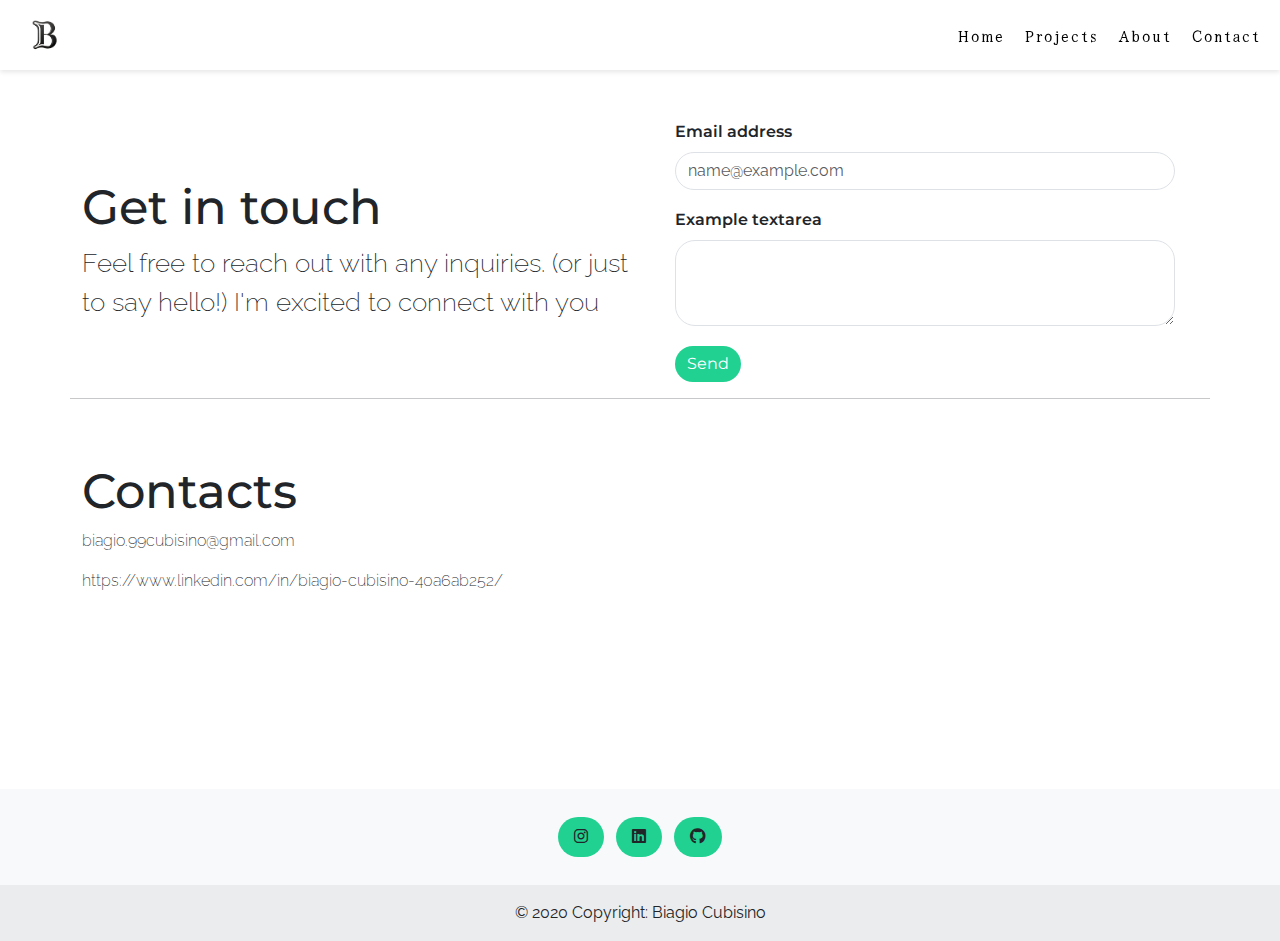
<file: contact.html>
<!DOCTYPE html>
<html lang="en">
<head>
    <meta charset="UTF-8">
    <meta name="viewport" content="width=device-width, initial-scale=1.0">
    <title>My-WebSite</title>
    <link rel="icon" href="assets/img/Logo.png" type="image/png">
    <script src="https://cdn.jsdelivr.net/npm/@popperjs/core@2.11.8/dist/umd/popper.min.js" integrity="sha384-I7E8VVD/ismYTF4hNIPjVp/Zjvgyol6VFvRkX/vR+Vc4jQkC+hVqc2pM8ODewa9r" crossorigin="anonymous"></script>
    <script src="https://cdn.jsdelivr.net/npm/bootstrap@5.3.3/dist/js/bootstrap.min.js" integrity="sha384-0pUGZvbkm6XF6gxjEnlmuGrJXVbNuzT9qBBavbLwCsOGabYfZo0T0to5eqruptLy" crossorigin="anonymous"></script>
    <link href="https://cdn.jsdelivr.net/npm/bootstrap@5.3.3/dist/css/bootstrap.min.css" rel="stylesheet" integrity="sha384-QWTKZyjpPEjISv5WaRU9OFeRpok6YctnYmDr5pNlyT2bRjXh0JMhjY6hW+ALEwIH" crossorigin="anonymous">
    <link rel="stylesheet" href="assets/scss/contact.css">
    <link rel="stylesheet" href="assets/scss/style.css">
    <link rel="preconnect" href="https://fonts.googleapis.com">
    <link rel="preconnect" href="https://fonts.gstatic.com" crossorigin>
    <link href="https://fonts.googleapis.com/css2?family=Syne+Mono&display=swap" rel="stylesheet">
    <link href="https://fonts.googleapis.com/css2?family=Syne+Mono&family=Yuji+Syuku&display=swap" rel="stylesheet">
    <link href="https://fonts.googleapis.com/css2?family=Space+Mono:ital,wght@0,400;0,700;1,400;1,700&family=Syne+Mono&family=Yuji+Syuku&display=swap" rel="stylesheet">
    <link href="https://fonts.googleapis.com/css2?family=Raleway:ital,wght@0,100..900;1,100..900&family=Space+Mono:ital,wght@0,400;0,700;1,400;1,700&family=Syne+Mono&family=Yuji+Syuku&display=swap" rel="stylesheet">
    <link href="https://fonts.googleapis.com/css2?family=Montserrat:ital,wght@0,100..900;1,100..900&family=Raleway:ital,wght@0,100..900;1,100..900&family=Space+Mono:ital,wght@0,400;0,700;1,400;1,700&family=Syne+Mono&family=Yuji+Syuku&display=swap" rel="stylesheet">
    <link href="https://fonts.googleapis.com/css2?family=Montserrat:ital,wght@0,100..900;1,100..900&family=Playfair+Display+SC:ital,wght@0,400;0,700;0,900;1,400;1,700;1,900&family=Raleway:ital,wght@0,100..900;1,100..900&family=Space+Mono:ital,wght@0,400;0,700;1,400;1,700&family=Syne+Mono&family=Yuji+Syuku&display=swap" rel="stylesheet">
    <link rel="stylesheet" href="https://cdnjs.cloudflare.com/ajax/libs/font-awesome/6.0.0-beta3/css/all.min.css">

</head>



<body>
    <header>
      <a href="index.html#Home"><img src="assets/img/Logo.png" alt="Sito Logo"></a>
        <nav>
            <a href="index.html">Home</a>
            <a href="projects.html">Projects</a>
            <a href="index.html#about">About</a>
            <a href="contact.html">Contact</a>
        </nav>
    </header>
    <div class="container mt-5">
        <div class="row">
          <!-- Colonna a sinistra per il testo -->
          <div class="col-12 col-md-6 d-flex align-items-center">
            <div>
              <h3>Get in touch</h3>
              <p>

                Feel free to reach out with any inquiries. (or just to say hello!)
                I'm excited to connect with you
                </p>
            </div>
          </div>
          
          <!-- Colonna a destra per il form -->
          <div class="col-12 col-md-6 d-flex justify-content-end">
            <form class="w-100 d-flex flex-column align-items-center">
              <!-- Email input -->
              <div class="mb-3 w-100" style="max-width: 500px;">
                <label for="exampleFormControlInput1" class="form-label">Email address</label>
                <input type="email" class="form-control" id="exampleFormControlInput1" placeholder="name@example.com">
              </div>
              
              <!-- Textarea input -->
              <div class="mb-3 w-100" style="max-width: 500px;">
                <label for="exampleFormControlTextarea1" class="form-label">Example textarea</label>
                <textarea class="form-control" id="exampleFormControlTextarea1" rows="3"></textarea>
                <button type="submit" class="btn btn-primary">Send</button>
              </div>
            </form>
           
          </div>
          <hr>


         

      </div>
      

    </div>


    <div class="container mt-5">
        <div class="row">
          <!-- Colonna a sinistra per il testo -->
          <div class="col-12 col-md-6 d-flex align-items-center">
            <div>
              <h3>Contacts</h3>
              <p style="font-size: 1rem;">
                biagio.99cubisino@gmail.com
                </p>
                <p style="font-size: 1rem;">
                    https://www.linkedin.com/in/biagio-cubisino-40a6ab252/
                    </p>
            </div>
          </div>
          
        </div>

    </div>



    <footer class="text-center bg-body-tertiary">
        <!-- Grid container -->
        <div class="container pt-4">
          <!-- Section: Social media -->
          <section class="mb-4">
    
      
            <!-- Instagram -->
            <a
            
              data-mdb-ripple-init
              class="btn btn-link btn-floating btn-lg text-body m-1"
              href="https://www.instagram.com/biagio_cubisino/"
              role="button"
              data-mdb-ripple-color="dark"
              ><i class="fab fa-instagram"></i
            ></a>
      
            <!-- Linkedin -->
            <a
              data-mdb-ripple-init
              class="btn btn-link btn-floating btn-lg text-body m-1"
              href="https://www.linkedin.com/in/biagio-cubisino-40a6ab252/"
              role="button"
              data-mdb-ripple-color="dark"
              ><i class="fab fa-linkedin"></i
            ></a>
            <!-- Github -->
            <a
              data-mdb-ripple-init
              class="btn btn-link btn-floating btn-lg text-body m-1"
              href="https://github.com/Biagem01"
              role="button"
              data-mdb-ripple-color="dark"
              ><i class="fab fa-github"></i
            ></a>
          </section>
          <!-- Section: Social media -->
        </div>
        <!-- Grid container -->
      
        <!-- Copyright -->
        <div class="text-center p-3" style="background-color: rgba(0, 0, 0, 0.05);">
          © 2020 Copyright:
          <a class="text-body" href="https://mdbootstrap.com/">Biagio Cubisino</a>
        </div>
        <!-- Copyright -->
      </footer>
      




   
      


</body>
</file>
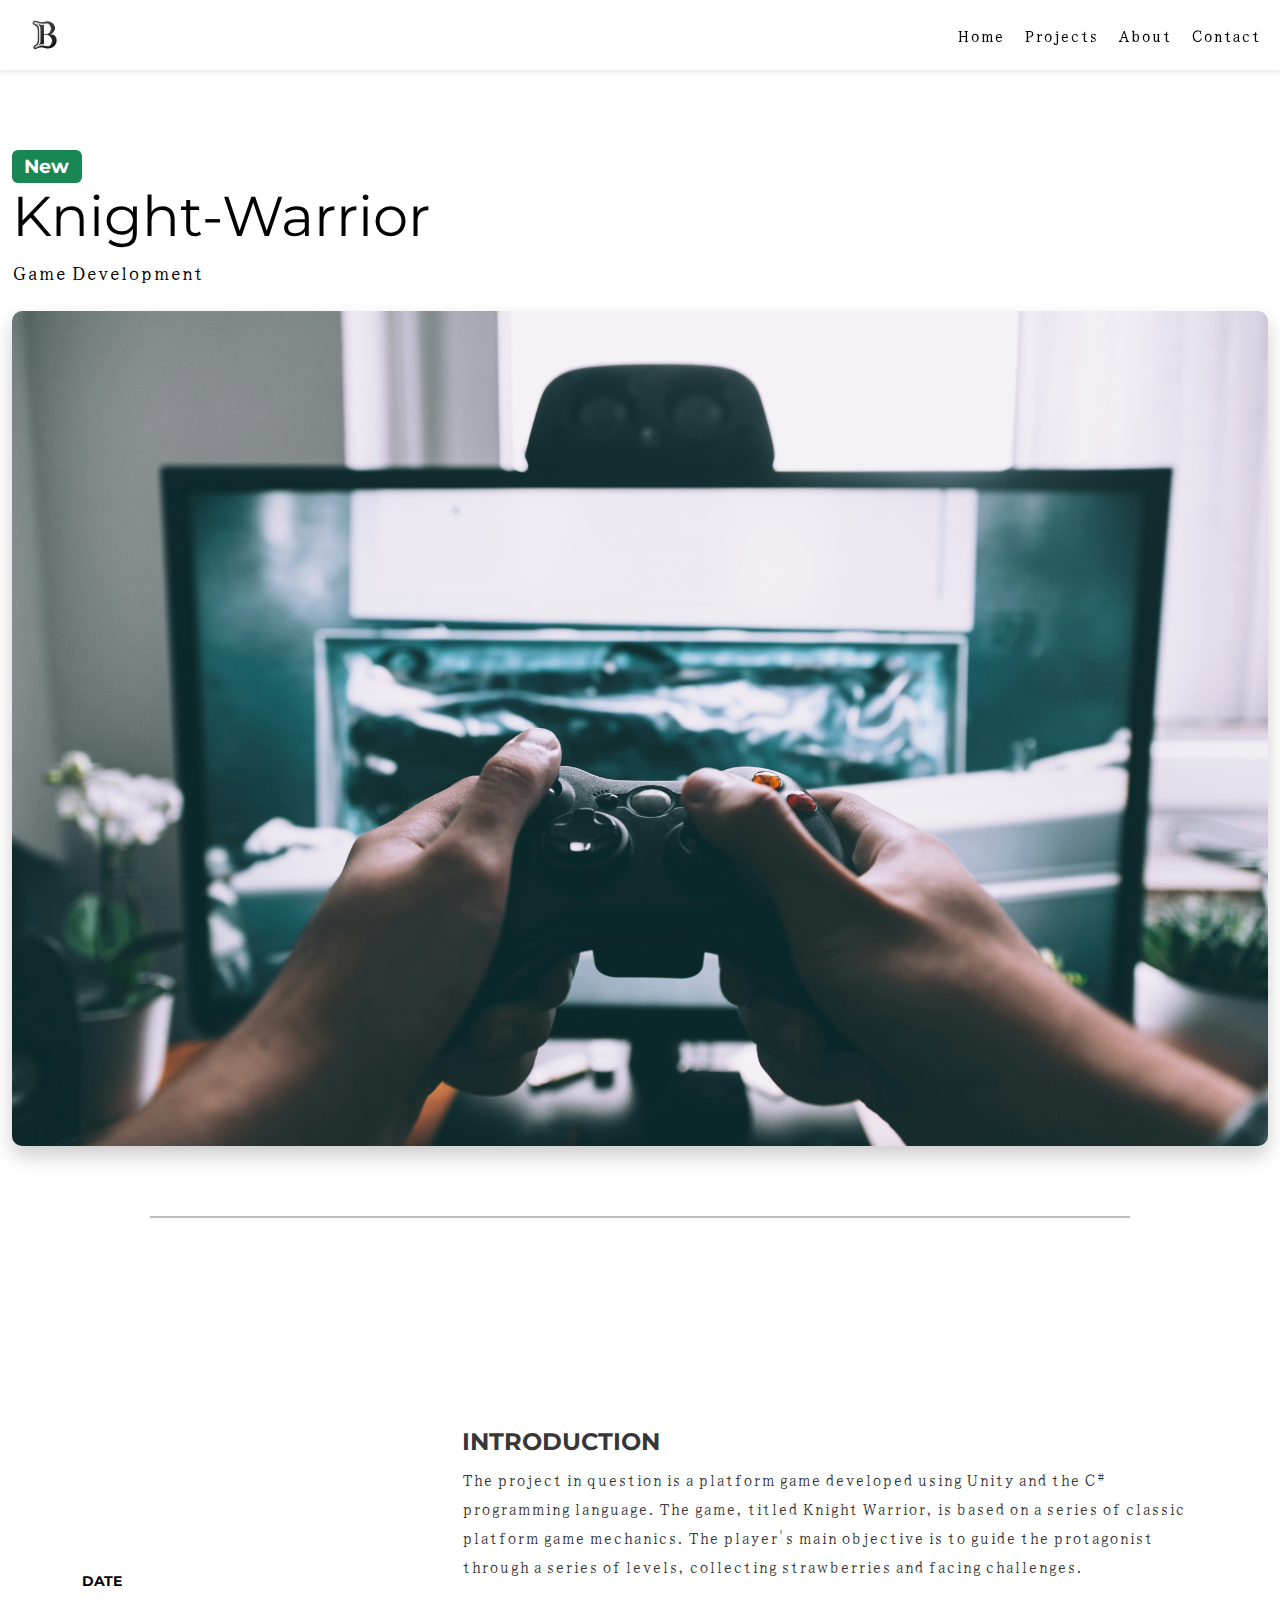
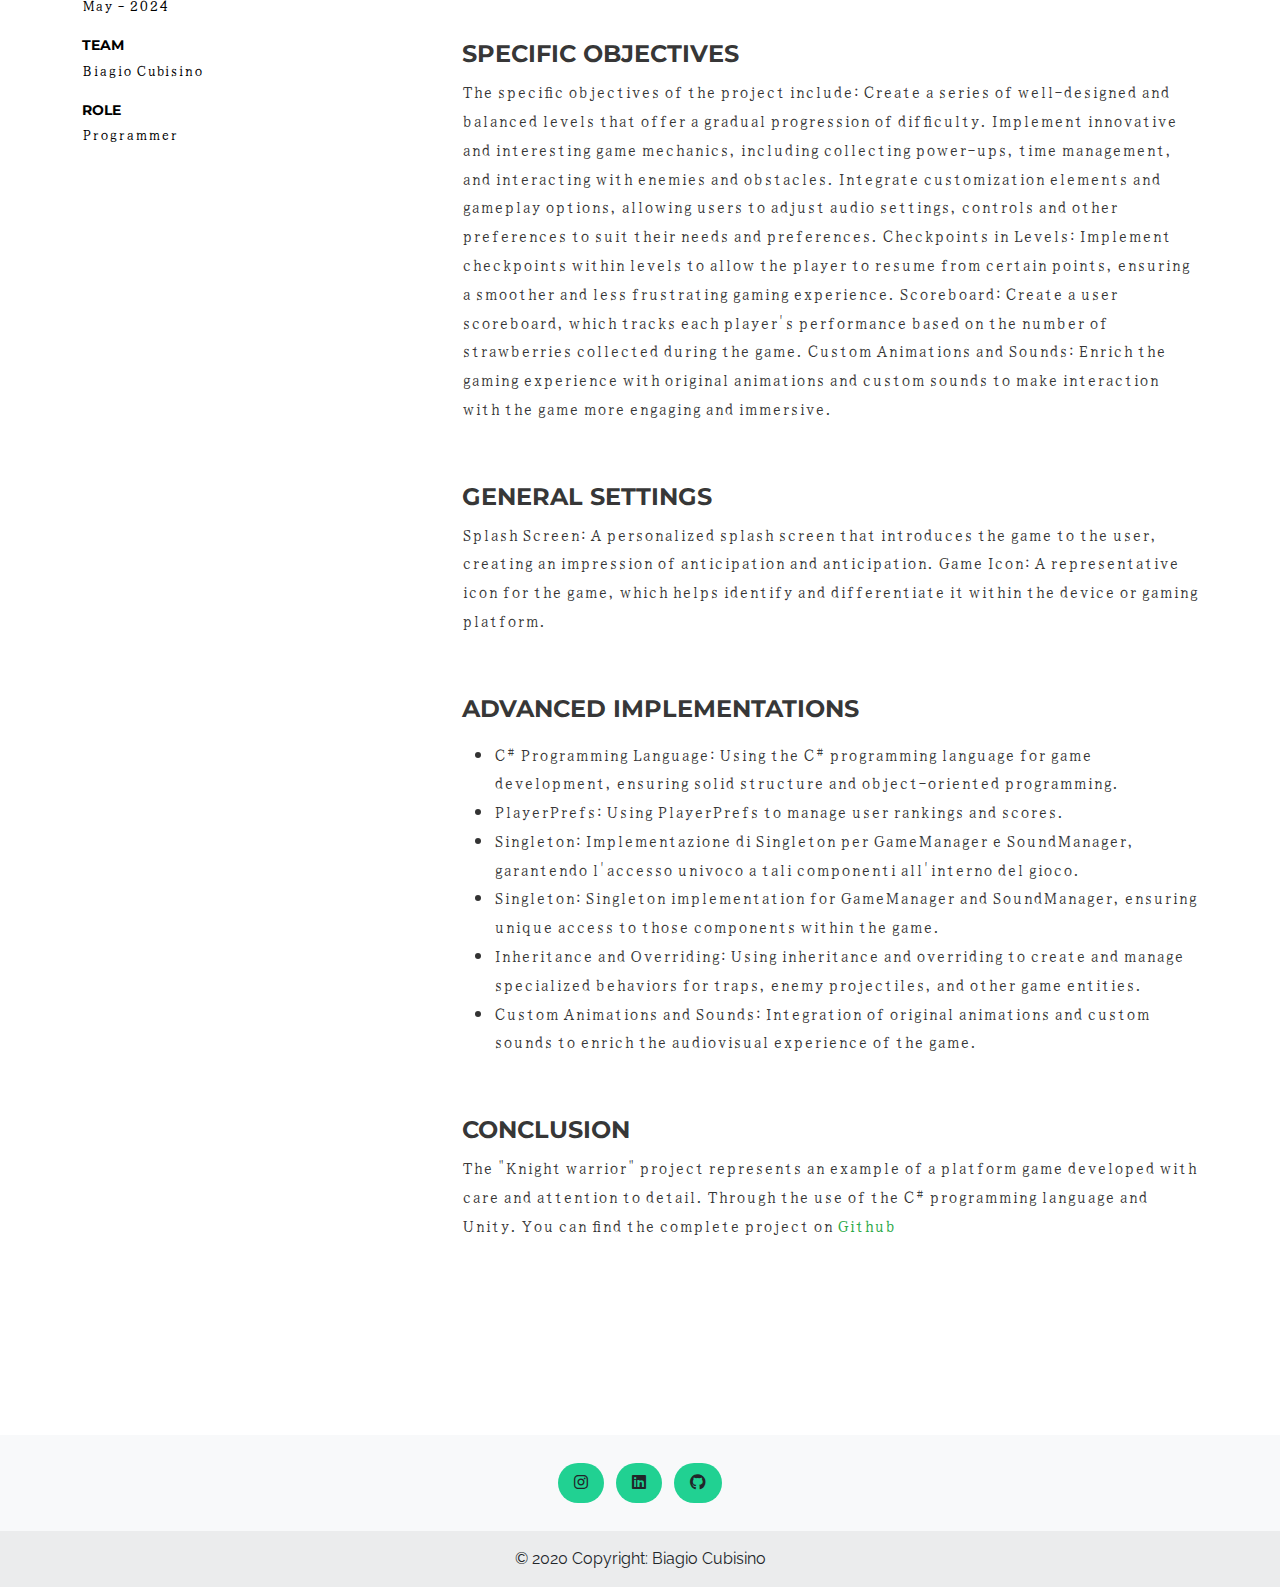
<file: project-1.html>
<!DOCTYPE html>
<html lang="en">
<head>
    <meta charset="UTF-8">
    <meta name="viewport" content="width=device-width, initial-scale=1.0">
    <title>My-WebSite</title>
    <link rel="icon" href="assets/img/Logo.png" type="image/png">
    <script src="https://cdn.jsdelivr.net/npm/@popperjs/core@2.11.8/dist/umd/popper.min.js" integrity="sha384-I7E8VVD/ismYTF4hNIPjVp/Zjvgyol6VFvRkX/vR+Vc4jQkC+hVqc2pM8ODewa9r" crossorigin="anonymous"></script>
    <script src="https://cdn.jsdelivr.net/npm/bootstrap@5.3.3/dist/js/bootstrap.min.js" integrity="sha384-0pUGZvbkm6XF6gxjEnlmuGrJXVbNuzT9qBBavbLwCsOGabYfZo0T0to5eqruptLy" crossorigin="anonymous"></script>
    <link href="https://cdn.jsdelivr.net/npm/bootstrap@5.3.3/dist/css/bootstrap.min.css" rel="stylesheet" integrity="sha384-QWTKZyjpPEjISv5WaRU9OFeRpok6YctnYmDr5pNlyT2bRjXh0JMhjY6hW+ALEwIH" crossorigin="anonymous">
    <link rel="stylesheet" href="assets/scss/project-1.css">
    <link rel="preconnect" href="https://fonts.googleapis.com">
    <link rel="preconnect" href="https://fonts.gstatic.com" crossorigin>
    <link href="https://fonts.googleapis.com/css2?family=Syne+Mono&display=swap" rel="stylesheet">
    <link href="https://fonts.googleapis.com/css2?family=Syne+Mono&family=Yuji+Syuku&display=swap" rel="stylesheet">
    <link href="https://fonts.googleapis.com/css2?family=Space+Mono:ital,wght@0,400;0,700;1,400;1,700&family=Syne+Mono&family=Yuji+Syuku&display=swap" rel="stylesheet">
    <link href="https://fonts.googleapis.com/css2?family=Raleway:ital,wght@0,100..900;1,100..900&family=Space+Mono:ital,wght@0,400;0,700;1,400;1,700&family=Syne+Mono&family=Yuji+Syuku&display=swap" rel="stylesheet">
    <link href="https://fonts.googleapis.com/css2?family=Montserrat:ital,wght@0,100..900;1,100..900&family=Raleway:ital,wght@0,100..900;1,100..900&family=Space+Mono:ital,wght@0,400;0,700;1,400;1,700&family=Syne+Mono&family=Yuji+Syuku&display=swap" rel="stylesheet">
    <link href="https://fonts.googleapis.com/css2?family=Montserrat:ital,wght@0,100..900;1,100..900&family=Playfair+Display+SC:ital,wght@0,400;0,700;0,900;1,400;1,700;1,900&family=Raleway:ital,wght@0,100..900;1,100..900&family=Space+Mono:ital,wght@0,400;0,700;1,400;1,700&family=Syne+Mono&family=Yuji+Syuku&display=swap" rel="stylesheet">
    <link rel="stylesheet" href="https://cdnjs.cloudflare.com/ajax/libs/font-awesome/6.0.0-beta3/css/all.min.css">

</head>



<body>


    <header>
        <a href="index.html#Home"><img src="assets/img/Logo.png" alt="Sito Logo"></a>
        <nav>
            <a href="index.html">Home</a>
            <a href="projects.html">Projects</a>
            <a href="index.html#about">About</a>
            <a href="contact.html">Contact</a>
        </nav>
    </header>

    <section class="project-intro text-left">
        <div class="container-fluid">
            <span class="badge bg-success status">New</span>
            <h1 class="project-title">Knight-Warrior</h1>
            <p class="project-subtitle">Game Development</p>
            <div class="image-container mt-4">
                <img src="assets/img/game-image.jpg" alt="Phone with Pixel Satellite SOS" class="img-fluid">
            </div>
        </div>
        <hr class="custom-hr">
     </section>


     <section class="project-details ">
        <div class="container">
            <div class="row">
                <!-- Dettagli a sinistra -->
                <div class="col-md-4 details">
                    <p><strong>DATE</strong><br> May - 2024</p>
                    <p><strong>TEAM</strong><br> Biagio Cubisino</p>
                    <p><strong>ROLE</strong><br> Programmer</p>
                </div>
    
                <!-- Descrizione a destra -->
                <div class="col-md-8 description">
                         <h2>INTRODUCTION</h2>
                    <p>
                        The project in question is a platform game developed using Unity and the C# programming language. 
                        The game, titled Knight Warrior, is based on a series of classic platform game mechanics. 
                        The player's main objective is to guide the protagonist through a series of levels, collecting strawberries and facing challenges.
                    </p>
                    <h2>SPECIFIC OBJECTIVES</h2>
                    <p>
                        The specific objectives of the project include:

                        Create a series of well-designed and balanced levels that offer a gradual progression of difficulty.
                        Implement innovative and interesting game mechanics, including collecting power-ups, time management, and interacting with enemies and obstacles.
                        Integrate customization elements and gameplay options, allowing users to adjust audio settings, controls and other preferences to suit their needs and preferences.
                        Checkpoints in Levels: Implement checkpoints within levels to allow the player to resume from certain points, ensuring a smoother and less frustrating gaming experience.
                        Scoreboard: Create a user scoreboard, which tracks each player's performance based on the number of strawberries collected during the game.
                        Custom Animations and Sounds: Enrich the gaming experience with original animations and custom sounds to make interaction with the game more engaging and immersive.
                        
                    </p>

                     <h2>GENERAL SETTINGS</h2>

                    <p>
              
                        Splash Screen: A personalized splash screen that introduces the game to the user, creating an impression of anticipation and anticipation.
                        Game Icon: A representative icon for the game, which helps identify and differentiate it within the device or gaming platform.

                    </p>

                    <h2>ADVANCED IMPLEMENTATIONS</h2>

                    <p>
                        
                        <ul>
                            <li>C# Programming Language: Using the C# programming language for game development, ensuring solid structure and object-oriented programming.</li>
                            <li>  PlayerPrefs: Using PlayerPrefs to manage user rankings and scores.</li>
                            <li>Singleton: Implementazione di Singleton per GameManager e SoundManager, garantendo l'accesso univoco a tali componenti all'interno del gioco.</li>
                            <li>Singleton: Singleton implementation for GameManager and SoundManager, ensuring unique access to those components within the game.</li>
                            <li>Inheritance and Overriding: Using inheritance and overriding to create and manage specialized behaviors for traps, enemy projectiles, and other game entities.</li>
                            <li>Custom Animations and Sounds: Integration of original animations and custom sounds to enrich the audiovisual experience of the game.</li>
                          </ul>
                          
                    
                    
                    </p>
                    <h2>CONCLUSION</h2>
                    <p>
                        
                            The "Knight warrior" project represents an example of a platform game developed with care and attention to detail. Through the use of the C# programming language and Unity.

                            You can find the complete project on <a href="https://github.com/Biagem01/Knight-warrior">Github</a>
                    </p>
                </div>
            </div>
            
        </div>
    </section>
    


    <footer class="text-center bg-body-tertiary">
        <!-- Grid container -->
        <div class="container pt-4">
          <!-- Section: Social media -->
          <section class="mb-4">
    
      
            <!-- Instagram -->
            <a
            
              data-mdb-ripple-init
              class="btn btn-link btn-floating btn-lg text-body m-1"
              href="https://www.instagram.com/biagio_cubisino/"
              role="button"
              data-mdb-ripple-color="dark"
              ><i class="fab fa-instagram"></i
            ></a>
      
            <!-- Linkedin -->
            <a
              data-mdb-ripple-init
              class="btn btn-link btn-floating btn-lg text-body m-1"
              href="https://www.linkedin.com/in/biagio-cubisino-40a6ab252/"
              role="button"
              data-mdb-ripple-color="dark"
              ><i class="fab fa-linkedin"></i
            ></a>
            <!-- Github -->
            <a
              data-mdb-ripple-init
              class="btn btn-link btn-floating btn-lg text-body m-1"
              href="https://github.com/Biagem01"
              role="button"
              data-mdb-ripple-color="dark"
              ><i class="fab fa-github"></i
            ></a>
          </section>
          <!-- Section: Social media -->
        </div>
        <!-- Grid container -->
      
        <!-- Copyright -->
        <div class="text-center p-3" style="background-color: rgba(0, 0, 0, 0.05);">
          © 2020 Copyright:
          <a class="text-body" href="https://mdbootstrap.com/">Biagio Cubisino</a>
        </div>
        <!-- Copyright -->
      </footer>

    

    
    


    
    



</body>
</file>
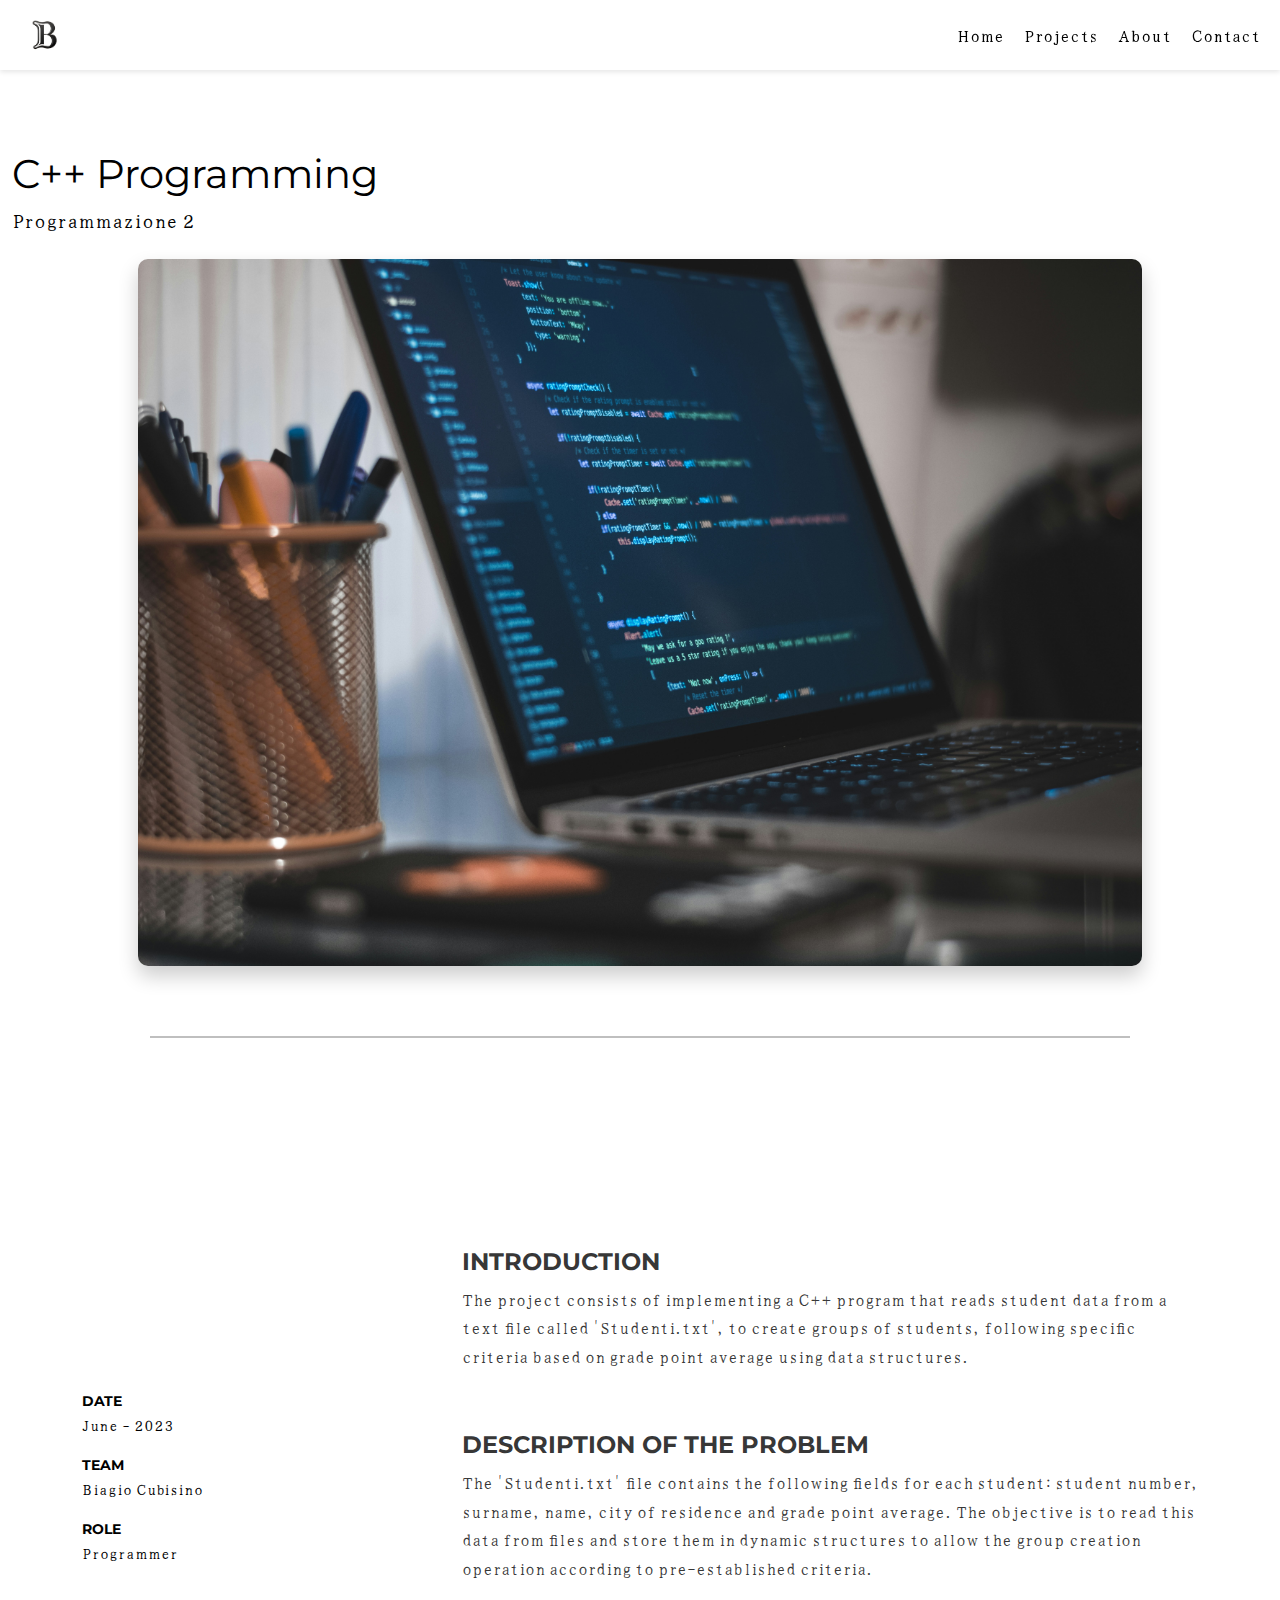
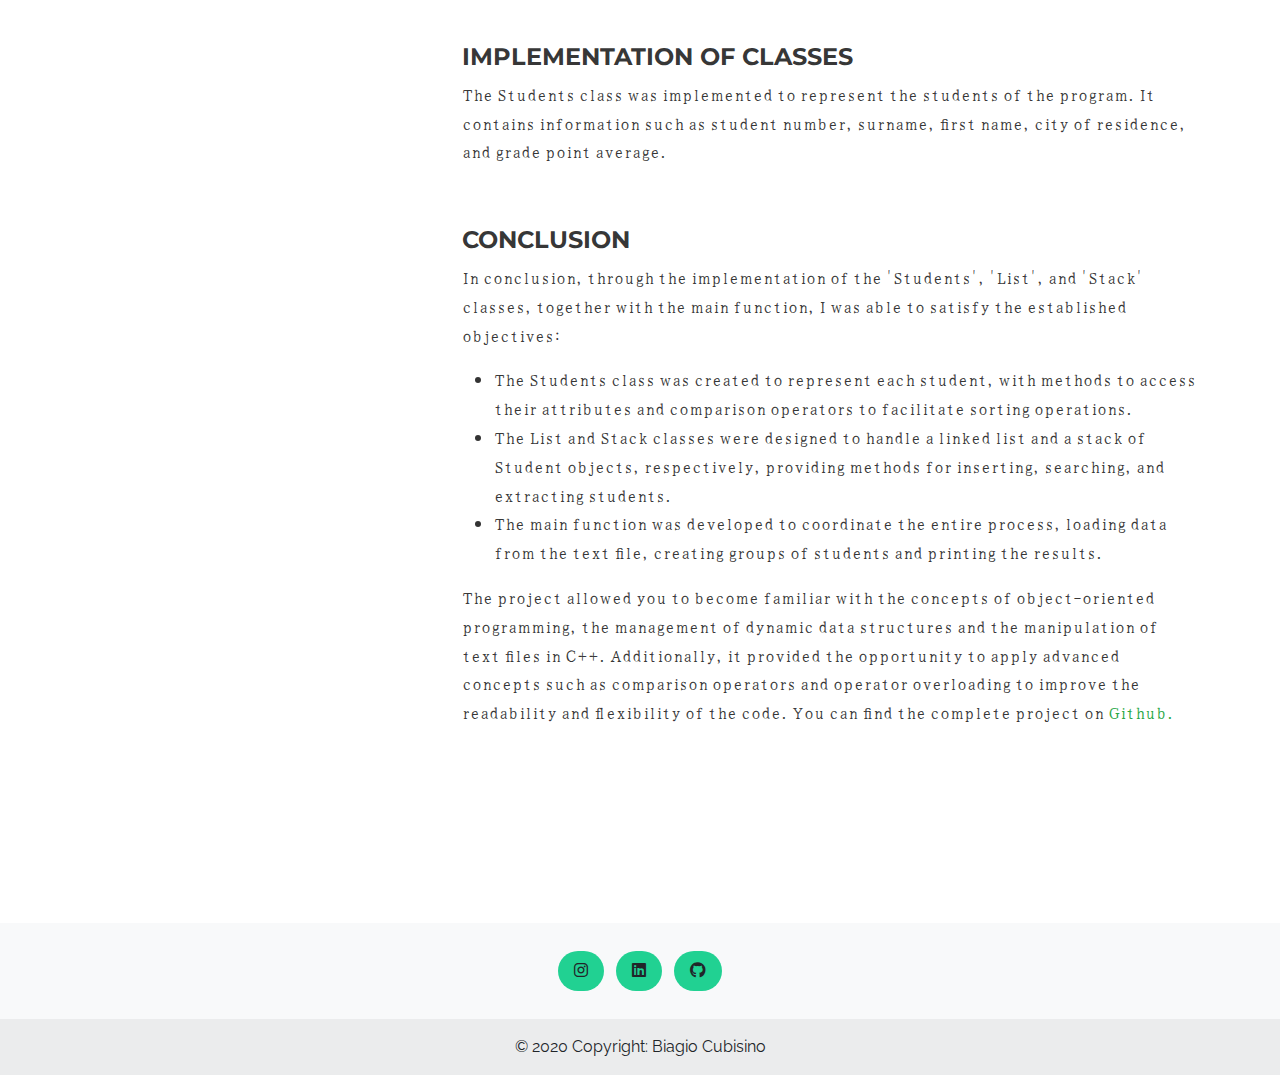
<file: project-3.html>
<!DOCTYPE html>
<html lang="en">
<head>
    <meta charset="UTF-8">
    <meta name="viewport" content="width=device-width, initial-scale=1.0">
    <title>My-WebSite</title>
    <link rel="icon" href="assets/img/Logo.png" type="image/png">
    <script src="https://cdn.jsdelivr.net/npm/@popperjs/core@2.11.8/dist/umd/popper.min.js" integrity="sha384-I7E8VVD/ismYTF4hNIPjVp/Zjvgyol6VFvRkX/vR+Vc4jQkC+hVqc2pM8ODewa9r" crossorigin="anonymous"></script>
    <script src="https://cdn.jsdelivr.net/npm/bootstrap@5.3.3/dist/js/bootstrap.min.js" integrity="sha384-0pUGZvbkm6XF6gxjEnlmuGrJXVbNuzT9qBBavbLwCsOGabYfZo0T0to5eqruptLy" crossorigin="anonymous"></script>
    <link href="https://cdn.jsdelivr.net/npm/bootstrap@5.3.3/dist/css/bootstrap.min.css" rel="stylesheet" integrity="sha384-QWTKZyjpPEjISv5WaRU9OFeRpok6YctnYmDr5pNlyT2bRjXh0JMhjY6hW+ALEwIH" crossorigin="anonymous">
    <link rel="stylesheet" href="assets/scss/project-3.css">
    <link rel="preconnect" href="https://fonts.googleapis.com">
    <link rel="preconnect" href="https://fonts.gstatic.com" crossorigin>
    <link href="https://fonts.googleapis.com/css2?family=Syne+Mono&display=swap" rel="stylesheet">
    <link href="https://fonts.googleapis.com/css2?family=Syne+Mono&family=Yuji+Syuku&display=swap" rel="stylesheet">
    <link href="https://fonts.googleapis.com/css2?family=Space+Mono:ital,wght@0,400;0,700;1,400;1,700&family=Syne+Mono&family=Yuji+Syuku&display=swap" rel="stylesheet">
    <link href="https://fonts.googleapis.com/css2?family=Raleway:ital,wght@0,100..900;1,100..900&family=Space+Mono:ital,wght@0,400;0,700;1,400;1,700&family=Syne+Mono&family=Yuji+Syuku&display=swap" rel="stylesheet">
    <link href="https://fonts.googleapis.com/css2?family=Montserrat:ital,wght@0,100..900;1,100..900&family=Raleway:ital,wght@0,100..900;1,100..900&family=Space+Mono:ital,wght@0,400;0,700;1,400;1,700&family=Syne+Mono&family=Yuji+Syuku&display=swap" rel="stylesheet">
    <link href="https://fonts.googleapis.com/css2?family=Montserrat:ital,wght@0,100..900;1,100..900&family=Playfair+Display+SC:ital,wght@0,400;0,700;0,900;1,400;1,700;1,900&family=Raleway:ital,wght@0,100..900;1,100..900&family=Space+Mono:ital,wght@0,400;0,700;1,400;1,700&family=Syne+Mono&family=Yuji+Syuku&display=swap" rel="stylesheet">
    <link rel="stylesheet" href="https://cdnjs.cloudflare.com/ajax/libs/font-awesome/6.0.0-beta3/css/all.min.css">

</head>



<body>


    <header>
        <a href="index.html#Home"><img src="assets/img/Logo.png" alt="Sito Logo"></a>
        <nav>
            <a href="index.html">Home</a>
            <a href="projects.html">Projects</a>
            <a href="index.html#about">About</a>
            <a href="contact.html">Contact</a>
        </nav>
    </header>

    <section class="project-intro text-left">
        <div class="container-fluid">
            <span class="badge bg-success status"></span>
            <h1 class="project-title">C++ Programming</h1>
            <p class="project-subtitle">Programmazione 2</p>
            <div class="image-container mt-4">
                <img src="assets/img/prog-image.jpg"  class="img-fluid">
            </div>
        </div>
        <hr class="custom-hr">
     </section>


     <section class="project-details ">
        <div class="container">
            <div class="row">
                <!-- Dettagli a sinistra -->
                <div class="col-md-4 details">
                    <p><strong>DATE</strong><br> June - 2023</p>
                    <p><strong>TEAM</strong><br> Biagio Cubisino</p>
                    <p><strong>ROLE</strong><br> Programmer </p>
                </div>
    
                <!-- Descrizione a destra -->
                <div class="col-md-8 description">
                         <h2>INTRODUCTION</h2>
                    <p>
                        
                        The project consists of implementing a C++ program that reads student data from a text file called 'Studenti.txt', 
                        to create groups of students, following specific criteria based on grade point average using data structures.
                    </p>
                    <h2>DESCRIPTION OF THE PROBLEM</h2>
                    <p>
                        The 'Studenti.txt' file contains the following fields for each student: student number, surname, name, city of residence and grade point average. 
                        The objective is to read this data from files and store them in dynamic structures to allow the group creation operation according to pre-established criteria.
                        
                    </p>

                     <h2>IMPLEMENTATION OF CLASSES</h2>

                    <p>
              
                        The Students class was implemented to represent the students of the program. It contains information such as student number, surname, first name, city of residence, and grade point average.

                    </p>

                    

                    <h2>CONCLUSION</h2>

                    <p>
                        In conclusion, through the implementation of the 'Students', 'List', and 'Stack' classes, together with the main function, I was able to satisfy the established objectives:

                        <ul>
                            <li>The Students class was created to represent each student, with methods to access their attributes and comparison operators to facilitate sorting operations.</li>
                            <li>The List and Stack classes were designed to handle a linked list and a stack of Student objects, respectively, providing methods for inserting, searching, and extracting students.</li>
                            <li>The main function was developed to coordinate the entire process, loading data from the text file, creating groups of students and printing the results.</li>

                        </ul>


                    </p>


                    <p>
                        The project allowed you to become familiar with the concepts of object-oriented programming, 
                        the management of dynamic data structures and the manipulation of text files in C++. 
                        Additionally, it provided the opportunity to apply advanced concepts such as comparison operators and operator overloading to improve the readability and flexibility of the code.
                        You can find the complete project on <a href="https://github.com/Biagem01/Progetto-programmazione-2">Github.</a>
                    </p>

                   


                </div>
            </div>
            
        </div>
    </section>
    


    <footer class="text-center bg-body-tertiary">
        <!-- Grid container -->
        <div class="container pt-4">
          <!-- Section: Social media -->
          <section class="mb-4">
    
      
            <!-- Instagram -->
            <a
            
              data-mdb-ripple-init
              class="btn btn-link btn-floating btn-lg text-body m-1"
              href="https://www.instagram.com/biagio_cubisino/"
              role="button"
              data-mdb-ripple-color="dark"
              ><i class="fab fa-instagram"></i
            ></a>
      
            <!-- Linkedin -->
            <a
              data-mdb-ripple-init
              class="btn btn-link btn-floating btn-lg text-body m-1"
              href="https://www.linkedin.com/in/biagio-cubisino-40a6ab252/"
              role="button"
              data-mdb-ripple-color="dark"
              ><i class="fab fa-linkedin"></i
            ></a>
            <!-- Github -->
            <a
              data-mdb-ripple-init
              class="btn btn-link btn-floating btn-lg text-body m-1"
              href="https://github.com/Biagem01"
              role="button"
              data-mdb-ripple-color="dark"
              ><i class="fab fa-github"></i
            ></a>
          </section>
          <!-- Section: Social media -->
        </div>
        <!-- Grid container -->
      
        <!-- Copyright -->
        <div class="text-center p-3" style="background-color: rgba(0, 0, 0, 0.05);">
          © 2020 Copyright:
          <a class="text-body" href="https://mdbootstrap.com/">Biagio Cubisino</a>
        </div>
        <!-- Copyright -->
      </footer>

    

    
    


    
    



</body>
</file>
<file: assets/scss/contact.css>
.container .form-control {
  border-radius: 20px;
  font-family: "Raleway", serif;
}
.container .form-control-textarea {
  text-decoration: none;
  border-radius: 15px;
}
.container .form-label {
  font-family: "Montserrat", serif;
  font-size: 1rem;
  font-weight: 600;
}
.container .btn {
  font-family: "Montserrat", serif;
  margin-top: 20px;
  border-radius: 20px;
  background-color: #21D192;
  border: none;
}
.container h3 {
  font-family: "Montserrat", serif;
  font-size: 3rem;
}
.container p {
  font-family: "Raleway", serif;
  font-size: 1.6rem;
  font-weight: 200;
}

footer {
  margin-top: 180px;
}/*# sourceMappingURL=contact.css.map */
</file>
<file: assets/scss/style.css>
@charset "UTF-8";
body {
  background-color: rgb(255, 255, 255);
  margin: 0;
  padding: 0;
  font-family: "Yuji Syuku", serif;
}
body .Separè {
  justify-content: space-between;
  align-items: center;
}
body .Separè hr {
  margin-top: 125px;
  margin-left: 50px;
  margin-right: 50px;
  display: flex;
}
body .Separè h3 {
  color: #6c757d;
  margin-left: 50px;
  display: flex;
  font-size: 17px;
  font-weight: 200;
}

header {
  position: sticky;
  top: 0;
  z-index: 1000;
  background-color: rgba(255, 255, 255, 0.1); /* Sfondo bianco con opacità iniziale */
  -webkit-backdrop-filter: blur(10px);
          backdrop-filter: blur(10px); /* Effetto sfocatura sotto la navbar */
  padding: 10px 20px;
  display: flex;
  align-items: center;
  justify-content: space-between;
  box-shadow: 0 2px 5px rgba(0, 0, 0, 0.1); /* Ombra leggera */
  transition: background-color 0.3s ease, box-shadow 0.3s ease; /* Transizione fluida */
}
header img {
  width: 50px;
  height: auto;
}
header nav {
  display: flex;
  gap: 20px;
}
header nav a {
  color: #000;
  text-decoration: none;
  font-size: 1rem;
}
header nav a:hover {
  color: rgb(123, 123, 123);
}

.container-fluid {
  position: relative;
  width: 100%;
  height: 87vh;
  border-radius: 50px;
  overflow: hidden;
}
.container-fluid video {
  position: absolute;
  -o-object-fit: cover;
     object-fit: cover;
  border-radius: 50px;
  width: 100%;
  height: 100%;
}
.container-fluid .video-overlay {
  position: absolute;
  top: 50%;
  left: 50%;
  transform: translate(-50%, -50%);
  text-align: center;
  color: white;
  text-shadow: 0 2px 4px rgba(0, 0, 0, 0.5);
}
.container-fluid .video-overlay h1 {
  font-size: 3rem;
}
.container-fluid .video-overlay h1 .highlight {
  color: #FFD700;
  font-weight: bold;
}
.container-fluid .video-overlay h2 {
  font-size: 2rem;
  margin-top: 10px;
}
.container-fluid .video-overlay h2 .highlight {
  color: #FFD700;
  font-weight: bold;
}

/* Media Query per tablet */
@media (max-width: 768px) {
  header {
    flex-wrap: wrap;
  }
  header img {
    width: 40px;
  }
  header nav {
    justify-content: center;
  }
  header nav a {
    font-size: 0.9rem;
  }
  .project-header {
    flex-direction: column; /* Cambia layout verticale */
    align-items: flex-start; /* Allinea il contenuto a sinistra */
    margin-left: 15px; /* Aggiungi margine per distanziare dal bordo sinistro */
    margin-right: 15px; /* Per coerenza, margine destro */
  }
  .project-header h2 {
    margin-left: 0; /* Rimuove il margine sinistro specifico per desktop */
    margin-bottom: 10px; /* Riduce lo spazio tra titolo e pulsante */
    font-size: 1.3rem; /* Adatta dimensione del titolo per schermi piccoli */
  }
  .project-header a {
    margin-left: 0; /* Rimuove margine sinistro per il pulsante */
    font-size: 1rem; /* Adatta dimensione del testo del pulsante */
    margin-top: 10px; /* Spazio sopra il pulsante */
  }
  .container .video-overlay h1 {
    font-size: 2rem;
  }
  .container .video-overlay h2 {
    font-size: 1.5rem;
  }
  #contact-us form input, #contact-us form textarea, #contact-us form button {
    font-size: 0.9rem;
  }
  #about .row {
    flex-direction: column;
    gap: 1rem;
  }
  #about h2 {
    margin-top: 200px;
    font-size: 1.5rem; /* Riduci ulteriormente la dimensione del titolo */
  }
  #about p {
    margin-top: 100px;
    font-size: 0.9rem; /* Riduci il testo per migliorare la leggibilità */
  }
}
/* Media Query per smartphone */
@media (max-width: 480px) {
  header {
    flex-direction: column;
    align-items: flex-start;
  }
  header img {
    width: 30px;
  }
  header nav {
    flex-direction: column;
    gap: 10px;
  }
  header nav a {
    font-size: 0.8rem;
  }
  .container .video-overlay h1 {
    font-size: 1.5rem;
  }
  .container .video-overlay h2 {
    font-size: 1.2rem;
  }
  #contact-us form input, #contact-us form textarea, #contact-us form button {
    font-size: 0.8rem;
  }
  #about .row {
    flex-direction: column;
    gap: 1rem;
  }
  #about h2 {
    margin-top: 200px;
    font-size: 1rem; /* Riduci ulteriormente la dimensione del titolo */
  }
  #about p {
    margin-top: 100px;
    font-size: 0.6rem; /* Riduci il testo per migliorare la leggibilità */
  }
}
.project-header {
  display: flex;
  justify-content: space-between; /* Posiziona gli elementi agli estremi */
  align-items: center; /* Allinea verticalmente al centro */
  margin-top: 70px; /* Allinea al margine del titolo */
}
.project-header h2 {
  font-size: 2.5rem;
  font-family: "Raleway", serif;
  margin-left: 165px;
  margin-bottom: 90px;
  text-align: left;
  font-weight: 500;
}
.project-header a {
  background-color: #21D192;
  border-color: #21D192;
  margin-right: 165px;
  text-decoration: none;
  font-family: "Raleway", serif;
  font-size: 1rem;
  font-weight: 400;
}
.project-header a:hover {
  transform: scale(1.1); /* Effetto hover */
  background-color: #21D192;
  border-color: #21D192;
}

#Projects {
  background-color: #fff;
  font-family: "Raleway", serif;
}
#Projects .project-card {
  background-color: white;
  border-radius: 30px;
  overflow: hidden;
  margin: 0 auto;
  width: 100%;
  transition: transform 0.3s ease, box-shadow 0.3s ease;
}
#Projects .project-card:hover {
  transform: translateY(-10px);
  box-shadow: 0 8px 20px rgb(0, 0, 0);
}
#Projects .project-card a {
  text-decoration: none;
  color: inherit;
}
#Projects .project-card a .project-image {
  background-size: cover;
  background-position: center;
  width: 100%;
  height: 450px;
  position: relative;
}
#Projects .project-card a .project-image .project-label {
  position: absolute;
  top: 10px;
  left: 10px;
  background-color: rgba(0, 0, 0, 0.7);
  color: #fff;
  font-size: 0.85rem;
  padding: 5px 10px;
  border-radius: 10px;
}
#Projects .project-card a .project-info {
  padding: 15px;
  text-align: left;
}
#Projects .project-card a .project-info h4 {
  font-size: 1rem;
  font-weight: bold;
  margin: 0;
  font-family: "Montserrat", serif;
}
#Projects .project-card a .project-info p {
  font-size: 0.7rem;
  font-family: "Yuji Syuku", serif;
  color: #6c757d;
}
#Projects .project-card-small {
  background-color: #f8f9fa;
  border-radius: 20px;
  overflow: hidden;
  margin-top: 70px;
  width: 100%;
  transition: transform 0.3s ease, box-shadow 0.3s ease;
}
#Projects .project-card-small:hover {
  transform: translateY(-10px);
  box-shadow: 0 8px 20px rgb(0, 0, 0);
}
#Projects .project-card-small a {
  text-decoration: none;
  color: inherit;
}
#Projects .project-card-small a .project-image {
  background-size: cover;
  background-position: center;
  width: 100%;
  height: 300px;
  position: relative;
}
#Projects .project-card-small a .project-image .project-label {
  position: absolute;
  top: 10px;
  left: 10px;
  background-color: rgba(0, 0, 0, 0.7);
  color: #fff;
  font-size: 0.85rem;
  padding: 5px 10px;
  border-radius: 10px;
}
#Projects .project-card-small a .project-info {
  padding: 10px;
  text-align: center;
}
#Projects .project-card-small a .project-info h3 {
  font-size: 1rem;
  font-weight: bold;
  font-family: "Montserrat", serif;
  margin: 0;
}
#Projects .project-card-small a .project-info p {
  font-size: 0.7rem;
  font-family: "Yuji Syuku", serif;
  color: #6c757d;
}
#Projects .project-row {
  display: flex;
  justify-content: center;
  gap: 20px;
}
#Projects .row {
  justify-content: center;
}

#about {
  background-color: white;
  padding: 3rem 0;
  margin-top: 100px;
}
#about h2 {
  font-family: "Montserrat", serif;
  font-size: 1.8rem;
  color: #333;
  margin-bottom: 1rem;
  text-align: left;
}
#about p {
  font-family: "Playfair Display SC", serif;
  font-size: 1.2rem;
  font-weight: 100;
  color: #555;
  line-height: 1.8;
  text-align: justify;
}
#about .row > .col-12 {
  margin-bottom: 1rem;
}
#about a {
  color: #28a745;
  text-decoration: none;
}
#about a:hover {
  text-decoration: underline;
}
#about .custom-hr {
  border: 0;
  height: 2px;
  background-color: #333; /* Colore della linea */
  width: 30%; /* Larghezza */
  margin-bottom: 2rem; /* Margine inferiore */
  margin-top: 80px;
}
#about .custom-hr-2 {
  border: 0;
  height: 2px;
  background-color: #333; /* Colore della linea */
  width: 100%; /* Larghezza */
  margin-bottom: 2rem; /* Margine inferiore */
}
#about .about-content {
  display: flex;
  flex-direction: column;
  justify-content: center;
  align-items: center;
  text-align: center;
}
#about .about-content p {
  margin: 0 auto;
}
#about .card-body {
  overflow: visible;
  margin-top: 50px;
}
#about .btn {
  font-size: 1rem;
  color: 0;
  background-color: #21D192;
  border: none;
  color: #000;
  font-weight: bold;
  text-decoration: none;
  border-radius: 20px;
  font-family: #about .btn "Raleway", serif;
}
#about .btn-primary:hover {
  opacity: 0.9;
  text-decoration: none;
}
#about h5 {
  font-family: "Montserrat", serif;
  font-weight: 600;
}
#about .card-text {
  font-family: "Playfair Display SC", serif;
  font-size: 0.9rem;
}

footer {
  background-color: #ECEFF1;
  min-height: 10vh;
  text-decoration: none;
  font-family: "Raleway", serif;
}
footer .d-flex {
  background-color: #21D192;
}
footer hr {
  background-color: #622afb;
  height: 2px;
}
footer a {
  text-decoration: none;
}
footer .btn {
  font-size: 1rem;
  color: green;
  background-color: #21D192;
  border: none;
  color: #000;
  font-weight: 200;
  text-decoration: none;
  border-radius: 20px;
  font-family: footer .btn "Raleway", serif;
}
footer .btn-primary:hover {
  transform: scale(1.1); /* Effetto hover */
  background-color: #21D192;
  border-color: #21D192;
}/*# sourceMappingURL=style.css.map */
</file>
<file: assets/scss/project-1.css>
@charset "UTF-8";
body {
  overflow: visible;
}
body h1 {
  font-family: "Montserrat", serif;
  font-size: 3.5rem;
  font-weight: 600;
}

header {
  font-family: "Yuji Syuku", serif;
  position: sticky;
  top: 0;
  z-index: 1000;
  background-color: rgba(255, 255, 255, 0.1); /* Sfondo bianco con opacità iniziale */
  -webkit-backdrop-filter: blur(10px);
          backdrop-filter: blur(10px); /* Effetto sfocatura sotto la navbar */
  padding: 10px 20px;
  display: flex;
  align-items: center;
  justify-content: space-between;
  box-shadow: 0 2px 5px rgba(0, 0, 0, 0.1); /* Ombra leggera */
  transition: background-color 0.3s ease, box-shadow 0.3s ease; /* Transizione fluida */
}
header img {
  width: 50px;
  height: auto;
}
header nav {
  display: flex;
  gap: 20px;
}
header nav a {
  color: #000;
  text-decoration: none;
  font-size: 1rem;
}
header nav a:hover {
  color: rgb(123, 123, 123);
}

.project-intro {
  padding: 80px 0;
  background-color: rgb(255, 255, 255);
  color: #000;
}
.project-intro .image-container {
  flex: 2;
  margin: 0 auto;
  text-align: center;
}
.project-intro .image-container img {
  max-width: 100%;
  height: auto;
  border-radius: 10px;
  box-shadow: 0px 10px 20px rgba(0, 0, 0, 0.2);
}
.project-intro .custom-hr {
  margin: 70px 0;
  margin-right: 150px;
  margin-left: 150px;
  border-width: 1px;
  border-style: solid;
  border-color: #000;
}
.project-intro .project-title {
  font-family: "Montserrat", serif;
  font-weight: 400;
}
.project-intro .badge {
  font-family: "Montserrat", serif;
  font-size: 1.2rem;
}
.project-intro .project-subtitle {
  font-family: "Yuji Syuku", serif;
  font-size: 1.2rem;
}

.project-details {
  background-color: #ffffff;
  color: #000000;
}
.project-details .details {
  margin-top: 200px;
}
.project-details .details strong {
  font-weight: bold;
  color: #000000;
  text-transform: uppercase;
  font-family: "Montserrat", serif;
}
.project-details .details p {
  font-family: "Yuji Syuku", serif;
  margin-bottom: 1rem;
  line-height: 1.6;
  font-size: 0.9rem;
}
.project-details .description {
  font-size: 1rem;
  line-height: 1.8;
  color: rgba(0, 0, 0, 0.8);
}
.project-details .description h2 {
  margin-top: 60px;
  font-size: 1.5rem;
  font-family: "Montserrat", serif;
  font-weight: bold;
}
.project-details .description li {
  font-family: "Yuji Syuku", serif;
}
.project-details .description p {
  font-family: "Yuji Syuku", serif;
}
.project-details a {
  color: #28a745;
  text-decoration: none;
}
.project-details a:hover {
  text-decoration: underline;
}

footer {
  margin-top: 180px;
  background-color: #ECEFF1;
  min-height: 10vh;
  text-decoration: none;
  font-family: "Raleway", serif;
}
footer .d-flex {
  background-color: #21D192;
}
footer hr {
  background-color: #622afb;
  height: 2px;
}
footer a {
  text-decoration: none;
}
footer .btn {
  font-size: 1rem;
  color: green;
  background-color: #21D192;
  border: none;
  color: #000;
  font-weight: 200;
  text-decoration: none;
  border-radius: 20px;
  font-family: footer .btn "Raleway", serif;
}
footer .btn-primary:hover {
  transform: scale(1.1); /* Effetto hover */
  background-color: #21D192;
  border-color: #21D192;
}/*# sourceMappingURL=project-1.css.map */
</file>
<file: assets/scss/project-3.css>
@charset "UTF-8";
body {
  overflow: visible;
}
body h1 {
  font-family: "Montserrat", serif;
  font-size: 2.5rem;
  font-weight: 600;
}

header {
  font-family: "Yuji Syuku", serif;
  position: sticky;
  top: 0;
  z-index: 1000;
  background-color: rgba(255, 255, 255, 0.1); /* Sfondo bianco con opacità iniziale */
  -webkit-backdrop-filter: blur(10px);
          backdrop-filter: blur(10px); /* Effetto sfocatura sotto la navbar */
  padding: 10px 20px;
  display: flex;
  align-items: center;
  justify-content: space-between;
  box-shadow: 0 2px 5px rgba(0, 0, 0, 0.1); /* Ombra leggera */
  transition: background-color 0.3s ease, box-shadow 0.3s ease; /* Transizione fluida */
}
header img {
  width: 50px;
  height: auto;
}
header nav {
  display: flex;
  gap: 20px;
}
header nav a {
  color: #000;
  text-decoration: none;
  font-size: 1rem;
}
header nav a:hover {
  color: rgb(123, 123, 123);
}

.project-intro {
  padding: 80px 0;
  background-color: rgb(255, 255, 255);
  color: #000;
}
.project-intro .image-container {
  margin: 0 auto;
  text-align: center;
}
.project-intro .image-container img {
  max-width: 80%;
  border-radius: 10px;
  box-shadow: 0px 10px 20px rgba(0, 0, 0, 0.2);
}
.project-intro .custom-hr {
  margin: 70px 0;
  margin-right: 150px;
  margin-left: 150px;
  border-width: 1px;
  border-style: solid;
  border-color: #000;
}
.project-intro .project-title {
  font-family: "Montserrat", serif;
  font-weight: 400;
}
.project-intro .badge {
  font-family: "Montserrat", serif;
  font-size: 1.2rem;
}
.project-intro .project-subtitle {
  font-family: "Yuji Syuku", serif;
  font-size: 1.2rem;
}

.project-details {
  background-color: #ffffff;
  color: #000000;
}
.project-details .details {
  margin-top: 200px;
}
.project-details .details strong {
  font-weight: bold;
  color: #000000;
  text-transform: uppercase;
  font-family: "Montserrat", serif;
}
.project-details .details p {
  font-family: "Yuji Syuku", serif;
  margin-bottom: 1rem;
  line-height: 1.6;
  font-size: 0.9rem;
}
.project-details .description {
  font-size: 1rem;
  line-height: 1.8;
  color: rgba(0, 0, 0, 0.8);
}
.project-details .description h2 {
  margin-top: 60px;
  font-size: 1.5rem;
  font-family: "Montserrat", serif;
  font-weight: bold;
}
.project-details .description li {
  font-family: "Yuji Syuku", serif;
}
.project-details .description p {
  font-family: "Yuji Syuku", serif;
}
.project-details a {
  color: #28a745;
  text-decoration: none;
}
.project-details a:hover {
  text-decoration: underline;
}

footer {
  margin-top: 180px;
  background-color: #ECEFF1;
  min-height: 10vh;
  text-decoration: none;
  font-family: "Raleway", serif;
}
footer .d-flex {
  background-color: #21D192;
}
footer hr {
  background-color: #622afb;
  height: 2px;
}
footer a {
  text-decoration: none;
}
footer .btn {
  font-size: 1rem;
  color: green;
  background-color: #21D192;
  border: none;
  color: #000;
  font-weight: 200;
  text-decoration: none;
  border-radius: 20px;
  font-family: footer .btn "Raleway", serif;
}
footer .btn-primary:hover {
  transform: scale(1.1); /* Effetto hover */
  background-color: #21D192;
  border-color: #21D192;
}/*# sourceMappingURL=project-3.css.map */
</file>
